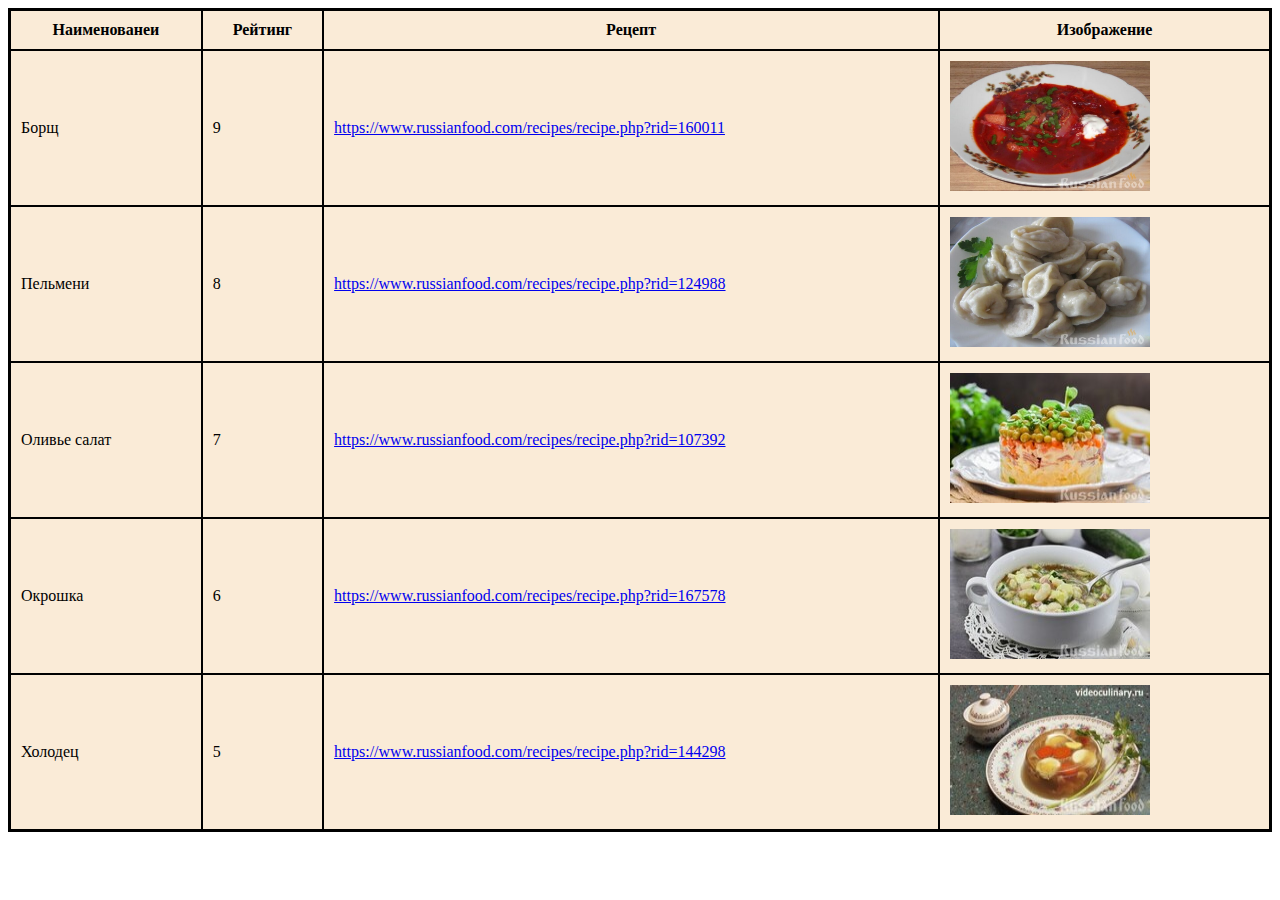
<file: VD01DZ.html>
<!DOCTYPE html>
<html lang="en">
<head>
    <meta charset="UTF-8">
    <title>Title</title>
</head>
<body>
<table bgcolor="#faebd7" align="center" border="2" bordercolor="black" cellpadding="10" cellspacing="0" width="100%">
    <tr>
        <th>Наименованеи</th>
        <th>Рейтинг</th>
        <th>Рецепт</th>
        <th>Изображение</th>
    </tr>
        <td>Борщ</td>
        <td>9</td>
        <td><a href="https://www.russianfood.com/recipes/recipe.php?rid=160011">https://www.russianfood.com/recipes/recipe.php?rid=160011</a></td>
        <td><img src="image/Борщ.jpg" width="200" height="130"></td>
    </tr>
        <td>Пельмени</td>
        <td>8</td>
        <td><a href="https://www.russianfood.com/recipes/recipe.php?rid=124988">https://www.russianfood.com/recipes/recipe.php?rid=124988</a></td>
        <td><img src="image/Пельмени.jpg" width="200" height="130"></td>
    </tr>
        <td>Оливье салат</td>
        <td>7</td>
        <td><a href="https://www.russianfood.com/recipes/recipe.php?rid=107392">https://www.russianfood.com/recipes/recipe.php?rid=107392</a></td>
        <td><img src="image/Оливье.jpg" width="200" height="130"></td>
    </tr>
        <td>Окрошка</td>
        <td>6</td>
        <td><a href="https://www.russianfood.com/recipes/recipe.php?rid=167578">https://www.russianfood.com/recipes/recipe.php?rid=167578</a></td>
        <td><img src="image/Окрошка.jpg" width="200" height="130"></td>
    </tr>
        <td>Холодец</td>
        <td>5</td>
        <td><a href="https://www.russianfood.com/recipes/recipe.php?rid=144298">https://www.russianfood.com/recipes/recipe.php?rid=144298</a></td>
        <td><img src="image/Холодец.jpg" width="200" height="130"></td>
    </tr>
</table>

</body>
</html>
</file>
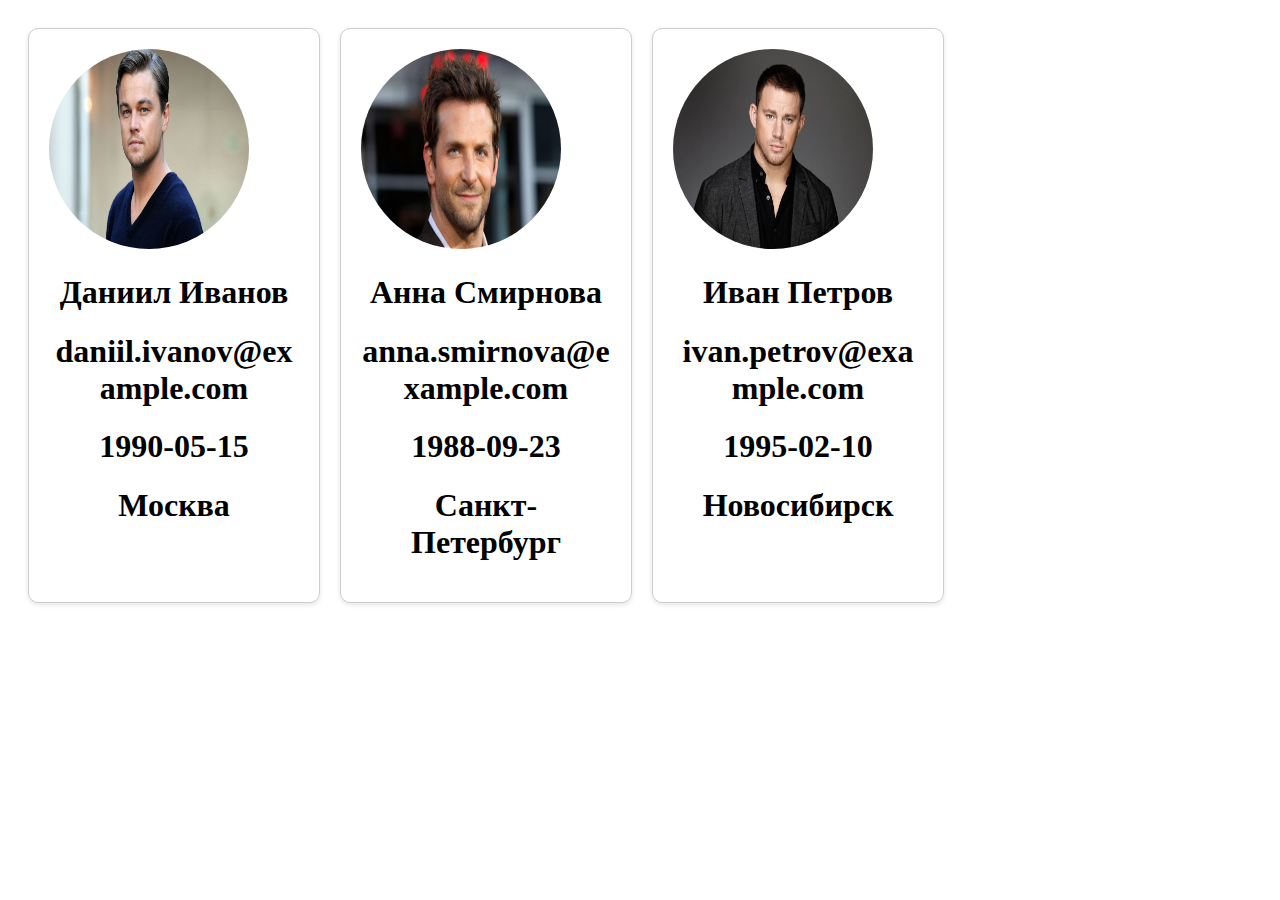
<file: VD02_DZ.html>
<!DOCTYPE html>
<html lang="en">
<head>
    <meta charset="UTF-8">
    <title>Title</title>
    <link rel="stylesheet" href="VD02_main.css">
</head>
<body>
<div class="card">
     <div class = "image">
        <img src="image/person1.jpg" width="200" height="200">
    </div>
    <div class = "name">
        <h1>Даниил Иванов</h1>
    </div>
    <div class = "email">
        <h1>daniil.ivanov@example.com</h1>
    </div>
    <div class = "dob">
        <h1>1990-05-15</h1>
    </div>
    <div class = "city">
        <h1>Москва</h1>
    </div>
</div>
<div class="card">
    <div class = "image">
        <img src="image/person2.jpg" width="200" height="200">
    </div>
    <div class = "name">
        <h1>Анна Смирнова</h1>
    </div>
    <div class = "email">
        <h1>anna.smirnova@example.com</h1>
    </div>
    <div class = "dob">
        <h1>1988-09-23</h1>
    </div>
    <div class = "city">
        <h1>Санкт-Петербург</h1>
    </div>
</div>
<div class="card">
    <div class = "image">
        <img src="image/person3.jpg" width="200" height="200">
    </div>
    <div class = "name">
        <h1>Иван Петров</h1>
    </div>
    <div class = "email">
        <h1>ivan.petrov@example.com</h1>
    </div>
    <div class = "dob">
        <h1>1995-02-10</h1>
    </div>
    <div class = "city">
        <h1>Новосибирск</h1>
    </div>
</div>



</body>
</html>


<!--users = [-->
<!--    {-->
<!--        "name": "Даниил Иванов",-->
<!--        "email": "daniil.ivanov@example.com",-->
<!--        "dob": "1990-05-15",-->
<!--        "city": "Москва",-->
<!--        "image": "https://example.com/daniil.jpg"-->
<!--    },-->
<!--    {-->
<!--        "name": "Анна Смирнова",-->
<!--        "email": "anna.smirnova@example.com",-->
<!--        "dob": "1988-09-23",-->
<!--        "city": "Санкт-Петербург",-->
<!--        "image": "https://example.com/anna.jpg"-->
<!--    },-->
<!--    {-->
<!--        "name": "Иван Петров",-->
<!--        "email": "ivan.petrov@example.com",-->
<!--        "dob": "1995-02-10",-->
<!--        "city": "Новосибирск",-->
<!--        "image": "https://example.com/ivan.jpg"-->
<!--    }-->
<!--]-->

<!--# HTML template for user cards-->
<!--html_template = """-->
<!--<!DOCTYPE html>-->
<!--<html>-->
<!--<head>-->
<!--    <title>User Information Cards</title>-->
<!--    <style>-->
<!--        .card-container {{-->
<!--            display: flex;-->
<!--            flex-wrap: wrap;-->
<!--            gap: 20px;-->
<!--        }}-->
<!--        .card {{-->
<!--            border: 1px solid #ccc;-->
<!--            border-radius: 10px;-->
<!--            padding: 20px;-->
<!--            width: 200px;-->
<!--            box-shadow: 2px 2px 8px rgba(0,0,0,0.1);-->
<!--            transition: transform 0.2s, box-shadow 0.2s;-->
<!--        }}-->
<!--        .card:hover {{-->
<!--            transform: scale(1.05);-->
<!--            box-shadow: 2px 2px 12px rgba(0,0,0,0.3);-->
<!--        }}-->
<!--        .card img {{-->
<!--            border-radius: 50%;-->
<!--            width: 100px;-->
<!--            height: 100px;-->
<!--            object-fit: cover;-->
<!--        }}-->
<!--        .card h3 {{-->
<!--            margin: 10px 0;-->
<!--        }}-->
<!--    </style>-->
<!--</head>-->
<!--<body>-->
<!--    <h2>User Information Cards</h2>-->
<!--    <div class="card-container">-->
<!--        {cards}-->
<!--    </div>-->
<!--</body>-->
<!--</html>-->
<!--"""-->

<!--# Generating cards from users data-->
<!--cards = ""-->
<!--for user in users:-->
<!--    card = f"""-->
<!--        <div class="card">-->
<!--            <img src="{user['image']}" alt="{user['name']}">-->
<!--            <h3>{user['name']}</h3>-->
<!--            <p>Email: {user['email']}</p>-->
<!--            <p>Date of Birth: {user['dob']}</p>-->
<!--            <p>City: {user['city']}</p>-->
<!--        </div>-->
<!--    """-->
<!--    cards += card-->

<!--# Complete HTML-->
<!--html_content = html_template.format(cards=cards)-->

<!--# Saving the HTML content to a file-->
<!--file_path = '/mnt/data/user_cards.html'-->
<!--with open(file_path, 'w') as file:-->
<!--    file.write(html_content)-->

<!--file_path-->
</file>
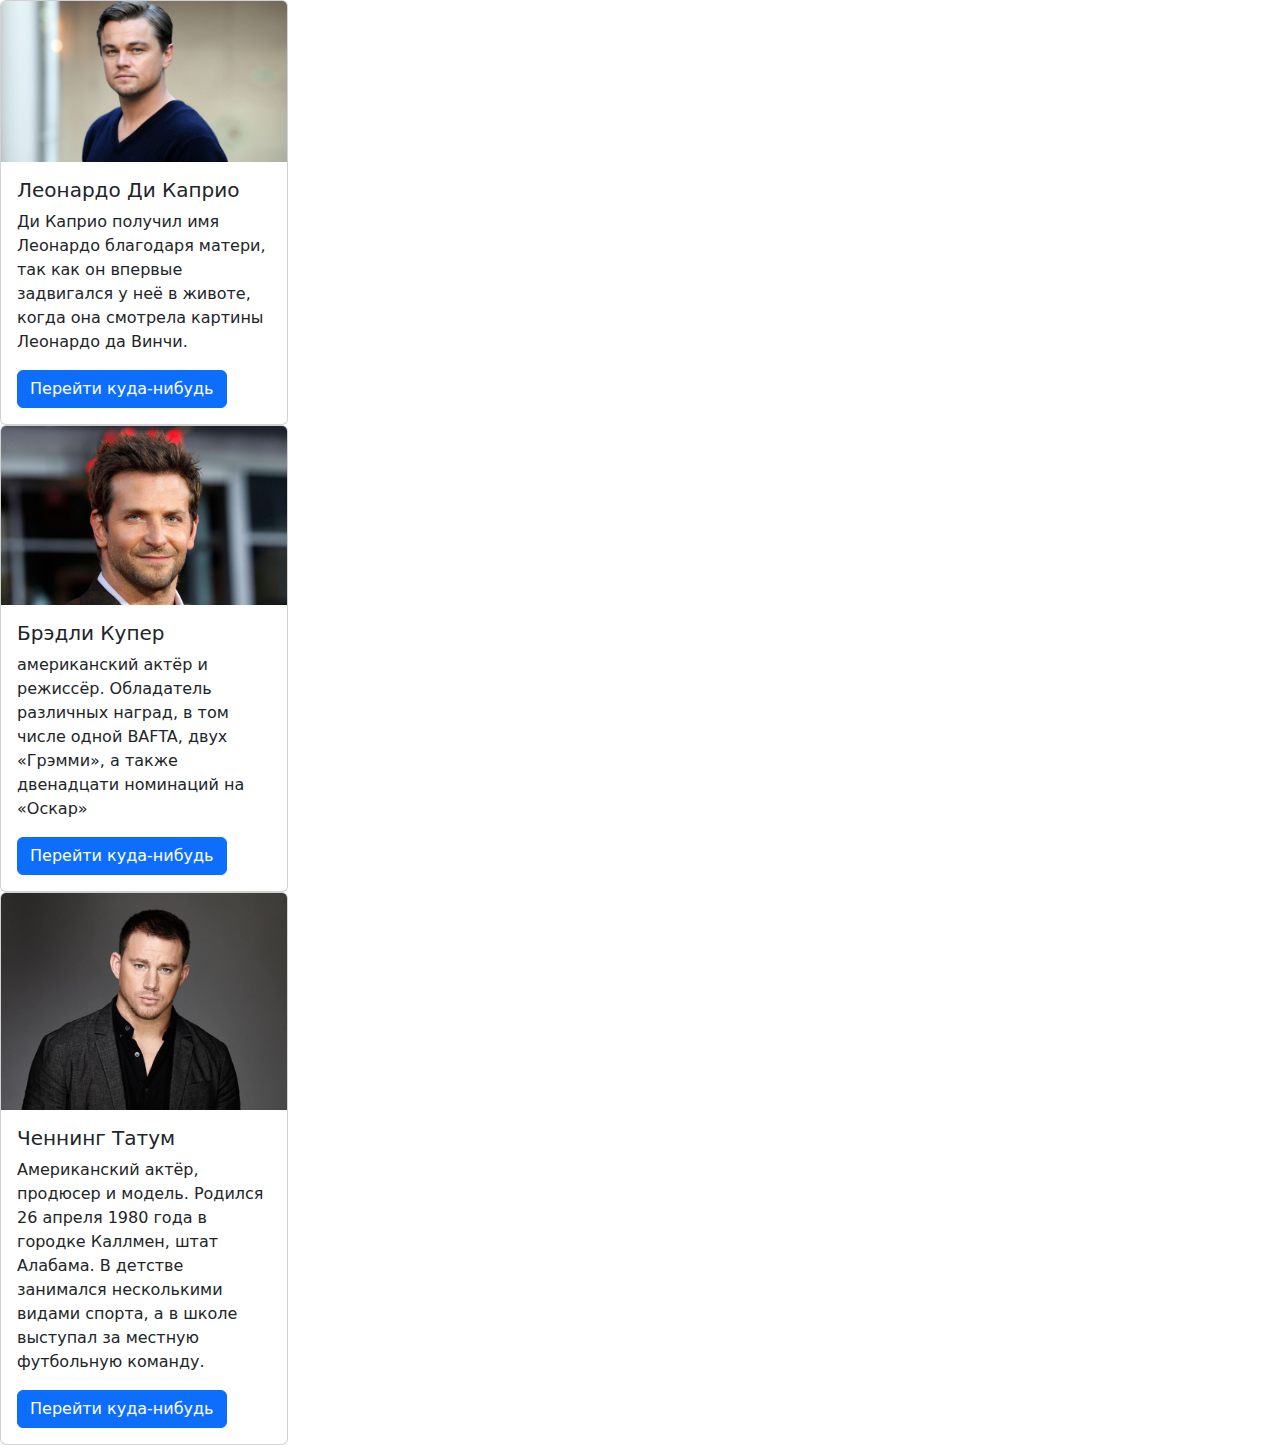
<file: VD03.html>
<!DOCTYPE html>
<html lang="en">
<head>
    <meta charset="UTF-8">
    <title>Title</title>
    <link href="https://cdn.jsdelivr.net/npm/bootstrap@5.3.3/dist/css/bootstrap.min.css" rel="stylesheet" integrity="sha384-QWTKZyjpPEjISv5WaRU9OFeRpok6YctnYmDr5pNlyT2bRjXh0JMhjY6hW+ALEwIH" crossorigin="anonymous">
</head>
<body>
  <div class="card" style="width: 18rem;">
    <img src="image/person1.jpg" class="card-img-top" alt="...">
    <div class="card-body">
        <h5 class="card-title">Леонардо Ди Каприо</h5>
        <p class="card-text">Ди Каприо получил имя Леонардо благодаря матери, так как он впервые задвигался у неё в животе, когда она смотрела картины Леонардо да Винчи.</p>
        <a href="#" class="btn btn-primary">Перейти куда-нибудь</a>
    </div>
  </div>
  <div class="card" style="width: 18rem;">
    <img src="image/person2.jpg" class="card-img-top" alt="...">
    <div class="card-body">
        <h5 class="card-title">Брэдли Купер</h5>
        <p class="card-text">американский актёр и режиссёр. Обладатель различных наград, в том числе одной BAFTA, двух «Грэмми», а также двенадцати номинаций на «Оскар»</p>
        <a href="#" class="btn btn-primary">Перейти куда-нибудь</a>
    </div>
  </div>
  <div class="card" style="width: 18rem;">
    <img src="image/person3.jpg" class="card-img-top" alt="...">
    <div class="card-body">
        <h5 class="card-title">Ченнинг Татум</h5>
        <p class="card-text">Американский актёр, продюсер и модель. Родился 26 апреля 1980 года в городке Каллмен, штат Алабама. В детстве занимался несколькими видами спорта, а в школе выступал за местную футбольную команду.</p>
        <a href="#" class="btn btn-primary">Перейти куда-нибудь</a>
    </div>
  </div>
  </div>



<script src="https://cdn.jsdelivr.net/npm/bootstrap@5.3.3/dist/js/bootstrap.bundle.min.js" integrity="sha384-YvpcrYf0tY3lHB60NNkmXc5s9fDVZLESaAA55NDzOxhy9GkcIdslK1eN7N6jIeHz" crossorigin="anonymous"></script>
</body>
</html>
</file>
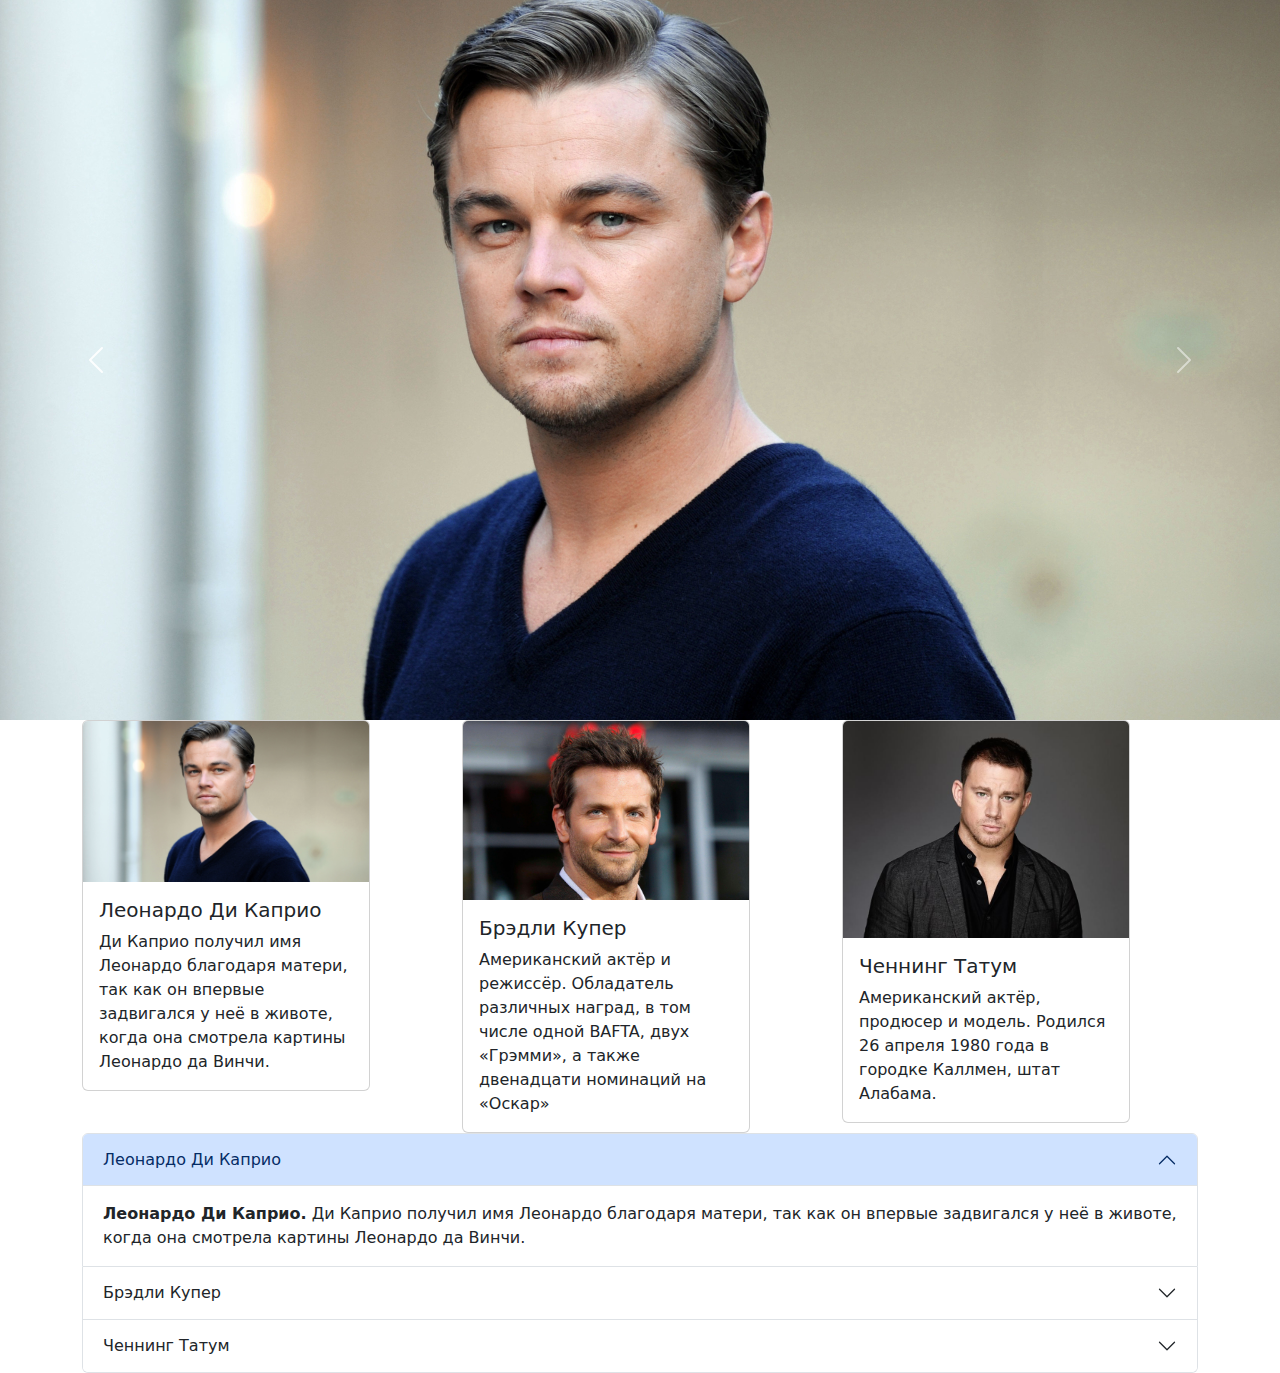
<file: VD03DZ.html>
<!DOCTYPE html>
<html lang="en">
<head>
    <meta charset="UTF-8">
    <title>Title</title>
    <link href="https://cdn.jsdelivr.net/npm/bootstrap@5.3.3/dist/css/bootstrap.min.css" rel="stylesheet" integrity="sha384-QWTKZyjpPEjISv5WaRU9OFeRpok6YctnYmDr5pNlyT2bRjXh0JMhjY6hW+ALEwIH" crossorigin="anonymous">
</head>
<body>
<div id="carouselExampleAutoplaying" class="carousel slide" data-bs-ride="carousel">
  <div class="carousel-inner">
    <div class="carousel-item active">
      <img src="image/person1.jpg" class="d-block w-100" alt="...">
    </div>
    <div class="carousel-item">
      <img src="image/person2.jpg" class="d-block w-100" alt="...">
    </div>
    <div class="carousel-item">
      <img src="image/person3.jpg" class="d-block w-100" alt="...">
    </div>
  </div>
  <button class="carousel-control-prev" type="button" data-bs-target="#carouselExampleAutoplaying" data-bs-slide="prev">
    <span class="carousel-control-prev-icon" aria-hidden="true"></span>
    <span class="visually-hidden">Предыдущий</span>
  </button>
  <button class="carousel-control-next" type="button" data-bs-target="#carouselExampleAutoplaying" data-bs-slide="next">
    <span class="carousel-control-next-icon" aria-hidden="true"></span>
    <span class="visually-hidden">Следующий</span>
  </button>
</div>


<div class="container">
    <div class="row">
        <div class="col-sm-12 col-md-6 col-lg-4">
          <div class="card" style="width: 18rem;">
              <img src="image/person1.jpg" class="card-img-top" alt="...">
              <div class="card-body">
                <h5 class="card-title">Леонардо Ди Каприо</h5>
                <p class="card-text">Ди Каприо получил имя Леонардо благодаря матери, так как он впервые задвигался у неё в животе, когда она смотрела картины Леонардо да Винчи.</p>
              </div>
          </div>
        </div>
      <div class="col-sm-12 col-md-6 col-lg-4">
         <div class="col-sm-12">
          <div class="card" style="width: 18rem;">
              <img src="image/person2.jpg" class="card-img-top" alt="...">
              <div class="card-body">
                <h5 class="card-title">Брэдли Купер</h5>
                <p class="card-text">Американский актёр и режиссёр. Обладатель различных наград, в том числе одной BAFTA, двух «Грэмми», а также двенадцати номинаций на «Оскар»</p>
              </div>
          </div>
        </div>
      </div>
      <div class="col-sm-12 col-md-6 col-lg-4">
        <div class="col-sm-12">
          <div class="card" style="width: 18rem;">
              <img src="image/person3.jpg" class="card-img-top" alt="...">
              <div class="card-body">
                <h5 class="card-title">Ченнинг Татум</h5>
                <p class="card-text">Американский актёр, продюсер и модель. Родился 26 апреля 1980 года в городке Каллмен, штат Алабама.</p>
              </div>
          </div>
      </div>
    </div>
</div>

<div class="accordion" id="accordionExample">
  <div class="accordion-item">
    <h2 class="accordion-header">
      <button class="accordion-button" type="button" data-bs-toggle="collapse" data-bs-target="#collapseOne" aria-expanded="true" aria-controls="collapseOne">
        Леонардо Ди Каприо
      </button>
    </h2>
    <div id="collapseOne" class="accordion-collapse collapse show" data-bs-parent="#accordionExample">
      <div class="accordion-body">
        <strong>Леонардо Ди Каприо.</strong> Ди Каприо получил имя Леонардо благодаря матери, так как он впервые задвигался у неё в животе, когда она смотрела картины Леонардо да Винчи.
      </div>
    </div>
  </div>
  <div class="accordion-item">
    <h2 class="accordion-header">
      <button class="accordion-button collapsed" type="button" data-bs-toggle="collapse" data-bs-target="#collapseTwo" aria-expanded="false" aria-controls="collapseTwo">
        Брэдли Купер
      </button>
    </h2>
    <div id="collapseTwo" class="accordion-collapse collapse" data-bs-parent="#accordionExample">
      <div class="accordion-body">
        <strong>Брэдли Купер</strong> Американский актёр и режиссёр. Обладатель различных наград, в том числе одной BAFTA, двух «Грэмми», а также двенадцати номинаций на «Оскар»
      </div>
    </div>
  </div>
  <div class="accordion-item">
    <h2 class="accordion-header">
      <button class="accordion-button collapsed" type="button" data-bs-toggle="collapse" data-bs-target="#collapseThree" aria-expanded="false" aria-controls="collapseThree">
        Ченнинг Татум
      </button>
    </h2>
    <div id="collapseThree" class="accordion-collapse collapse" data-bs-parent="#accordionExample">
      <div class="accordion-body">
        <strong>Ченнинг Татум</strong> Американский актёр, продюсер и модель. Родился 26 апреля 1980 года в городке Каллмен, штат Алабама. В детстве занимался несколькими видами спорта, а в школе выступал за местную футбольную команду.
      </div>
    </div>
  </div>
</div>

<script src="https://cdn.jsdelivr.net/npm/bootstrap@5.3.3/dist/js/bootstrap.bundle.min.js" integrity="sha384-YvpcrYf0tY3lHB60NNkmXc5s9fDVZLESaAA55NDzOxhy9GkcIdslK1eN7N6jIeHz" crossorigin="anonymous"></script>
</body>
</html>
</file>
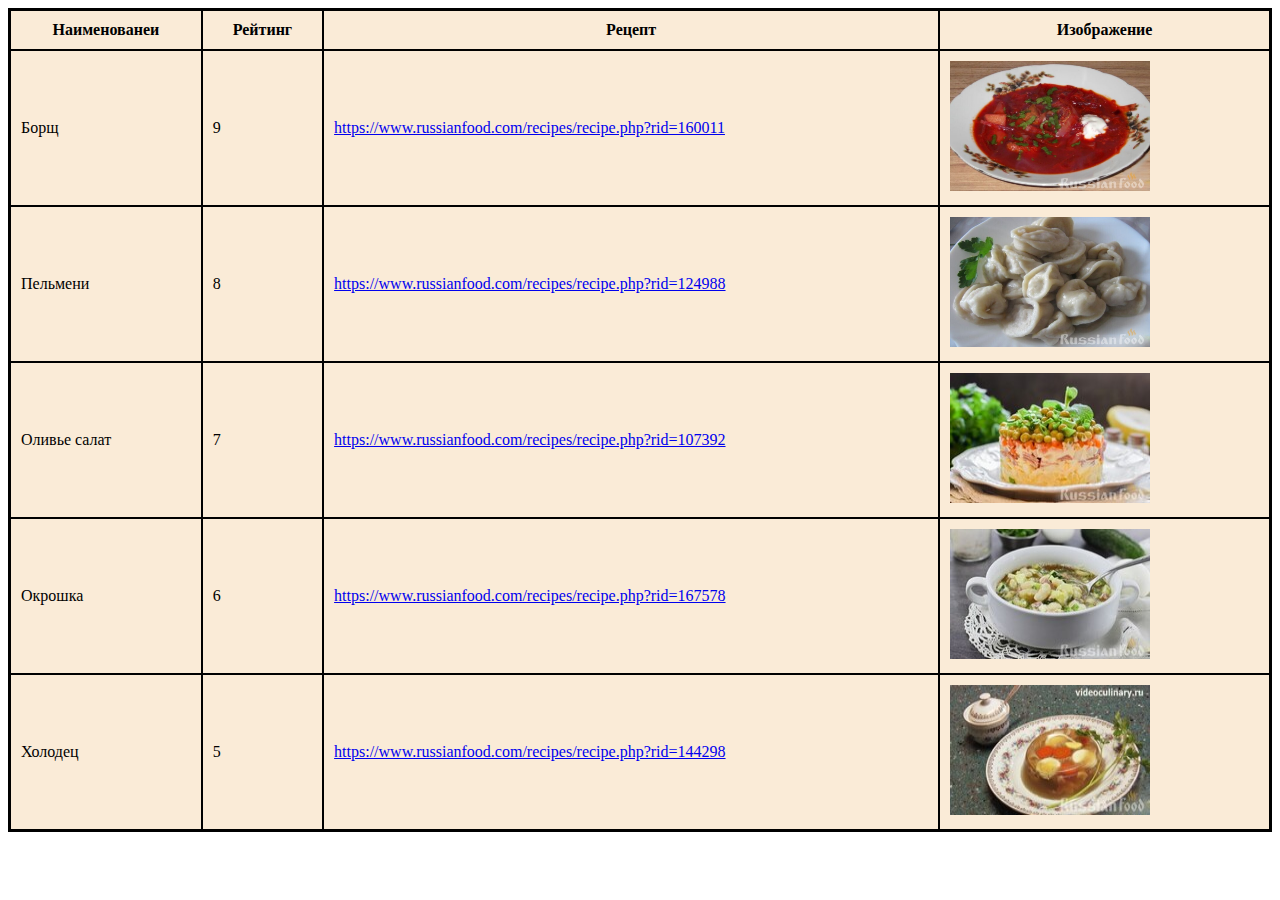
<file: templates/VD01DZ.html>
<!DOCTYPE html>
<html lang="en">
<head>
    <meta charset="UTF-8">
    <title>Title</title>
</head>
<body>
<table bgcolor="#faebd7" align="center" border="2" bordercolor="black" cellpadding="10" cellspacing="0" width="100%">
    <tr>
        <th>Наименованеи</th>
        <th>Рейтинг</th>
        <th>Рецепт</th>
        <th>Изображение</th>
    </tr>
        <td>Борщ</td>
        <td>9</td>
        <td><a href="https://www.russianfood.com/recipes/recipe.php?rid=160011">https://www.russianfood.com/recipes/recipe.php?rid=160011</a></td>
        <td><img src="../static/image/Борщ.jpg" width="200" height="130"></td>
    </tr>
        <td>Пельмени</td>
        <td>8</td>
        <td><a href="https://www.russianfood.com/recipes/recipe.php?rid=124988">https://www.russianfood.com/recipes/recipe.php?rid=124988</a></td>
        <td><img src="../static/image/Пельмени.jpg" width="200" height="130"></td>
    </tr>
        <td>Оливье салат</td>
        <td>7</td>
        <td><a href="https://www.russianfood.com/recipes/recipe.php?rid=107392">https://www.russianfood.com/recipes/recipe.php?rid=107392</a></td>
        <td><img src="../static/image/Оливье.jpg" width="200" height="130"></td>
    </tr>
        <td>Окрошка</td>
        <td>6</td>
        <td><a href="https://www.russianfood.com/recipes/recipe.php?rid=167578">https://www.russianfood.com/recipes/recipe.php?rid=167578</a></td>
        <td><img src="../static/image/Окрошка.jpg" width="200" height="130"></td>
    </tr>
        <td>Холодец</td>
        <td>5</td>
        <td><a href="https://www.russianfood.com/recipes/recipe.php?rid=144298">https://www.russianfood.com/recipes/recipe.php?rid=144298</a></td>
        <td><img src="../static/image/Холодец.jpg" width="200" height="130"></td>
    </tr>
</table>

</body>
</html>
</file>
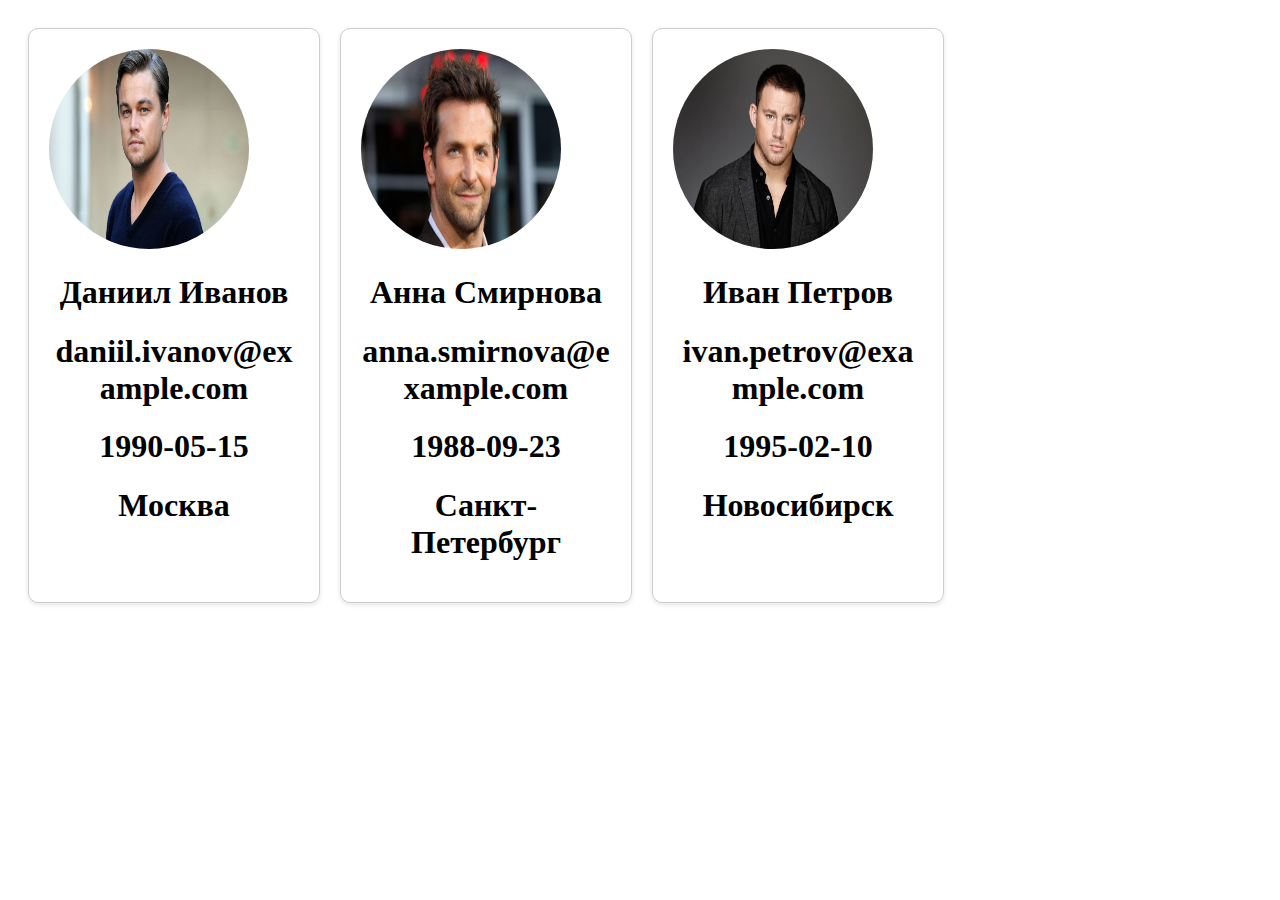
<file: templates/VD02_DZ.html>
<!DOCTYPE html>
<html lang="en">
<head>
    <meta charset="UTF-8">
    <title>Title</title>
    <link rel="stylesheet" href="../static/css/VD02_main.css">
</head>
<body>
<div class="card">
     <div class = "image">
        <img src="../static/image/person1.jpg" width="200" height="200">
    </div>
    <div class = "name">
        <h1>Даниил Иванов</h1>
    </div>
    <div class = "email">
        <h1>daniil.ivanov@example.com</h1>
    </div>
    <div class = "dob">
        <h1>1990-05-15</h1>
    </div>
    <div class = "city">
        <h1>Москва</h1>
    </div>
</div>
<div class="card">
    <div class = "image">
        <img src="../static/image/person2.jpg" width="200" height="200">
    </div>
    <div class = "name">
        <h1>Анна Смирнова</h1>
    </div>
    <div class = "email">
        <h1>anna.smirnova@example.com</h1>
    </div>
    <div class = "dob">
        <h1>1988-09-23</h1>
    </div>
    <div class = "city">
        <h1>Санкт-Петербург</h1>
    </div>
</div>
<div class="card">
    <div class = "image">
        <img src="../static/image/person3.jpg" width="200" height="200">
    </div>
    <div class = "name">
        <h1>Иван Петров</h1>
    </div>
    <div class = "email">
        <h1>ivan.petrov@example.com</h1>
    </div>
    <div class = "dob">
        <h1>1995-02-10</h1>
    </div>
    <div class = "city">
        <h1>Новосибирск</h1>
    </div>
</div>



</body>
</html>


<!--users = [-->
<!--    {-->
<!--        "name": "Даниил Иванов",-->
<!--        "email": "daniil.ivanov@example.com",-->
<!--        "dob": "1990-05-15",-->
<!--        "city": "Москва",-->
<!--        "image": "https://example.com/daniil.jpg"-->
<!--    },-->
<!--    {-->
<!--        "name": "Анна Смирнова",-->
<!--        "email": "anna.smirnova@example.com",-->
<!--        "dob": "1988-09-23",-->
<!--        "city": "Санкт-Петербург",-->
<!--        "image": "https://example.com/anna.jpg"-->
<!--    },-->
<!--    {-->
<!--        "name": "Иван Петров",-->
<!--        "email": "ivan.petrov@example.com",-->
<!--        "dob": "1995-02-10",-->
<!--        "city": "Новосибирск",-->
<!--        "image": "https://example.com/ivan.jpg"-->
<!--    }-->
<!--]-->

<!--# HTML template for user cards-->
<!--html_template = """-->
<!--<!DOCTYPE html>-->
<!--<html>-->
<!--<head>-->
<!--    <title>User Information Cards</title>-->
<!--    <style>-->
<!--        .card-container {{-->
<!--            display: flex;-->
<!--            flex-wrap: wrap;-->
<!--            gap: 20px;-->
<!--        }}-->
<!--        .card {{-->
<!--            border: 1px solid #ccc;-->
<!--            border-radius: 10px;-->
<!--            padding: 20px;-->
<!--            width: 200px;-->
<!--            box-shadow: 2px 2px 8px rgba(0,0,0,0.1);-->
<!--            transition: transform 0.2s, box-shadow 0.2s;-->
<!--        }}-->
<!--        .card:hover {{-->
<!--            transform: scale(1.05);-->
<!--            box-shadow: 2px 2px 12px rgba(0,0,0,0.3);-->
<!--        }}-->
<!--        .card img {{-->
<!--            border-radius: 50%;-->
<!--            width: 100px;-->
<!--            height: 100px;-->
<!--            object-fit: cover;-->
<!--        }}-->
<!--        .card h3 {{-->
<!--            margin: 10px 0;-->
<!--        }}-->
<!--    </style>-->
<!--</head>-->
<!--<body>-->
<!--    <h2>User Information Cards</h2>-->
<!--    <div class="card-container">-->
<!--        {cards}-->
<!--    </div>-->
<!--</body>-->
<!--</html>-->
<!--"""-->

<!--# Generating cards from users data-->
<!--cards = ""-->
<!--for user in users:-->
<!--    card = f"""-->
<!--        <div class="card">-->
<!--            <img src="{user['image']}" alt="{user['name']}">-->
<!--            <h3>{user['name']}</h3>-->
<!--            <p>Email: {user['email']}</p>-->
<!--            <p>Date of Birth: {user['dob']}</p>-->
<!--            <p>City: {user['city']}</p>-->
<!--        </div>-->
<!--    """-->
<!--    cards += card-->

<!--# Complete HTML-->
<!--html_content = html_template.format(cards=cards)-->

<!--# Saving the HTML content to a file-->
<!--file_path = '/mnt/data/user_cards.html'-->
<!--with open(file_path, 'w') as file:-->
<!--    file.write(html_content)-->

<!--file_path-->
</file>
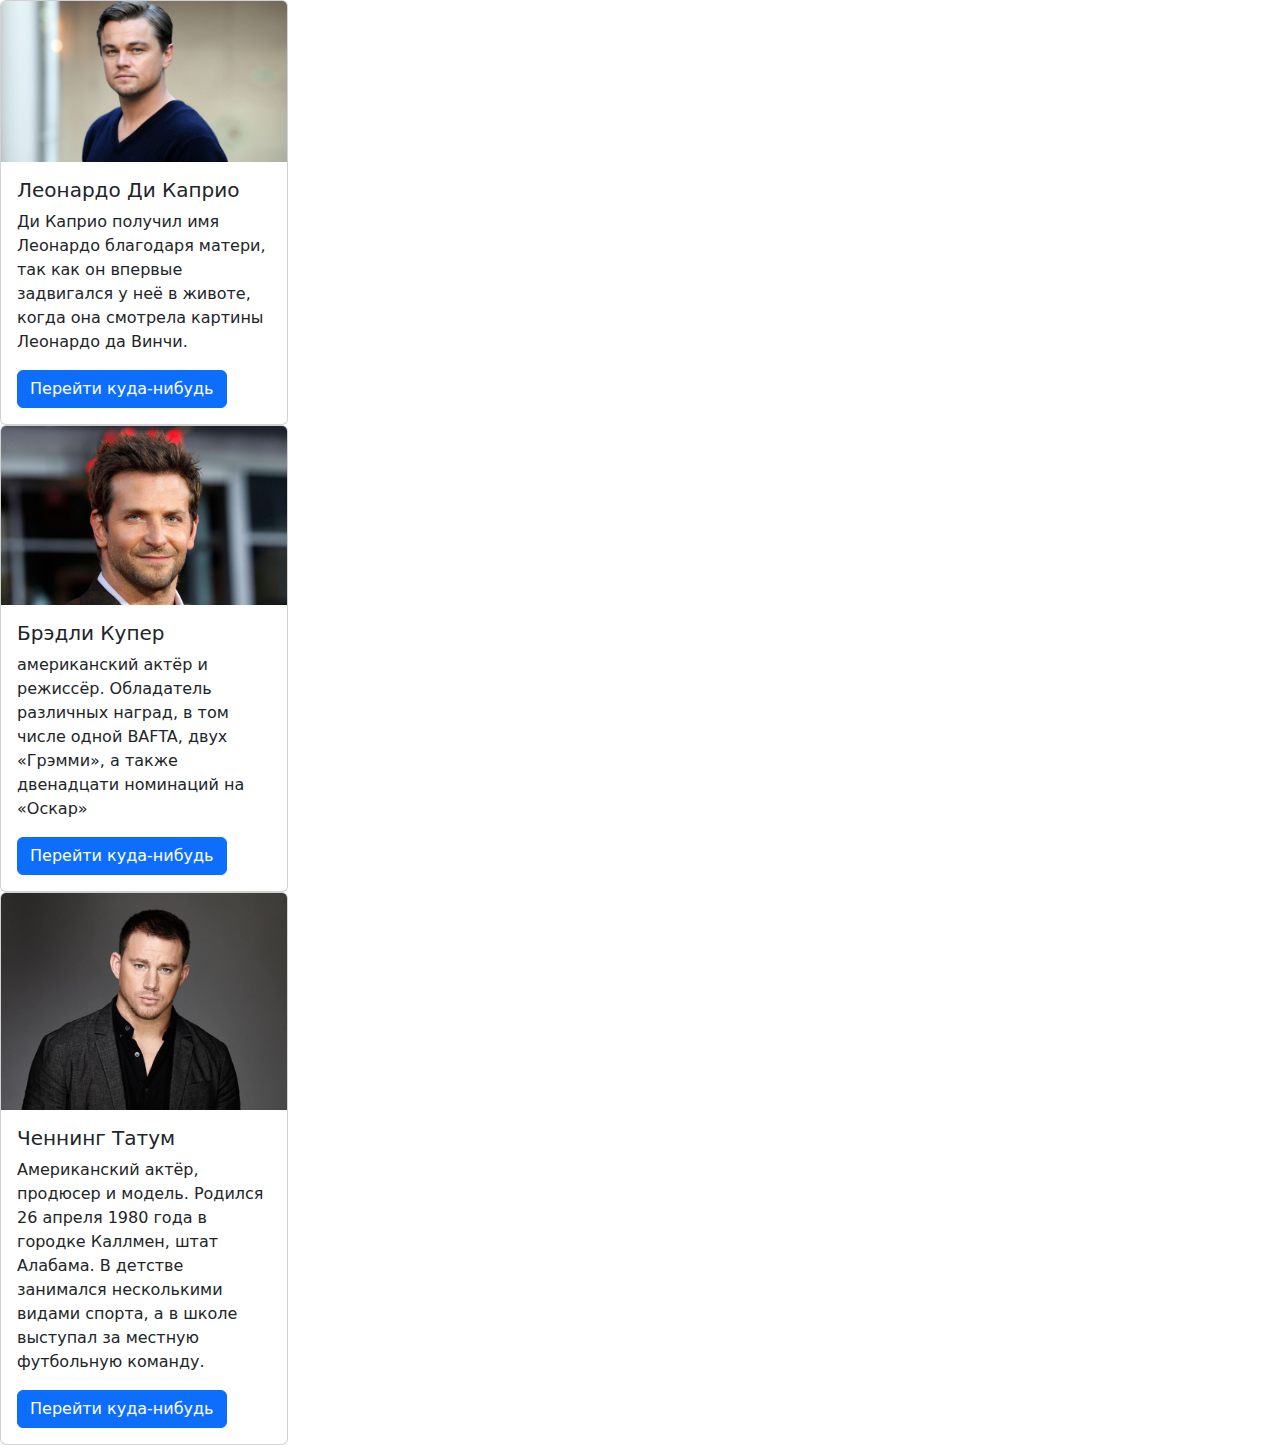
<file: templates/VD03.html>
<!DOCTYPE html>
<html lang="en">
<head>
    <meta charset="UTF-8">
    <title>Title</title>
    <link href="https://cdn.jsdelivr.net/npm/bootstrap@5.3.3/dist/css/bootstrap.min.css" rel="stylesheet" integrity="sha384-QWTKZyjpPEjISv5WaRU9OFeRpok6YctnYmDr5pNlyT2bRjXh0JMhjY6hW+ALEwIH" crossorigin="anonymous">
</head>
<body>
  <div class="card" style="width: 18rem;">
    <img src="../static/image/person1.jpg" class="card-img-top" alt="...">
    <div class="card-body">
        <h5 class="card-title">Леонардо Ди Каприо</h5>
        <p class="card-text">Ди Каприо получил имя Леонардо благодаря матери, так как он впервые задвигался у неё в животе, когда она смотрела картины Леонардо да Винчи.</p>
        <a href="#" class="btn btn-primary">Перейти куда-нибудь</a>
    </div>
  </div>
  <div class="card" style="width: 18rem;">
    <img src="../static/image/person2.jpg" class="card-img-top" alt="...">
    <div class="card-body">
        <h5 class="card-title">Брэдли Купер</h5>
        <p class="card-text">американский актёр и режиссёр. Обладатель различных наград, в том числе одной BAFTA, двух «Грэмми», а также двенадцати номинаций на «Оскар»</p>
        <a href="#" class="btn btn-primary">Перейти куда-нибудь</a>
    </div>
  </div>
  <div class="card" style="width: 18rem;">
    <img src="../static/image/person3.jpg" class="card-img-top" alt="...">
    <div class="card-body">
        <h5 class="card-title">Ченнинг Татум</h5>
        <p class="card-text">Американский актёр, продюсер и модель. Родился 26 апреля 1980 года в городке Каллмен, штат Алабама. В детстве занимался несколькими видами спорта, а в школе выступал за местную футбольную команду.</p>
        <a href="#" class="btn btn-primary">Перейти куда-нибудь</a>
    </div>
  </div>
  </div>



<script src="https://cdn.jsdelivr.net/npm/bootstrap@5.3.3/dist/js/bootstrap.bundle.min.js" integrity="sha384-YvpcrYf0tY3lHB60NNkmXc5s9fDVZLESaAA55NDzOxhy9GkcIdslK1eN7N6jIeHz" crossorigin="anonymous"></script>
</body>
</html>
</file>
<file: VD02_main.css>
body {
            display: flex;
            flex-wrap: wrap;
            gap: 20px;
            padding: 20px;
        }

        .card {
            border: 1px solid #ccc;
            border-radius: 10px;
            padding: 20px;
            width: 250px;
            box-shadow: 0 2px 5px rgba(0,0,0,0.1);
            transition: transform 0.2s, box-shadow 0.2s;
        }

        .card:hover {
            transform: scale(1.05);
            box-shadow: 0 4px 15px rgba(0,0,0,0.3);
        }

        .image img {
            border-radius: 50%;
            width: 200px;
            height: 200px;
        }

        .name, .email, .dob, .city {
            margin-top: 10px;
            text-align: center;
        }

        .email h1 {
            word-wrap: break-word; /* Or use word-break: break-all; */
        }
</file>
<file: static/css/VD02_main.css>
body {
            display: flex;
            flex-wrap: wrap;
            gap: 20px;
            padding: 20px;
        }

        .card {
            border: 1px solid #ccc;
            border-radius: 10px;
            padding: 20px;
            width: 250px;
            box-shadow: 0 2px 5px rgba(0,0,0,0.1);
            transition: transform 0.2s, box-shadow 0.2s;
        }

        .card:hover {
            transform: scale(1.05);
            box-shadow: 0 4px 15px rgba(0,0,0,0.3);
        }

        .image img {
            border-radius: 50%;
            width: 200px;
            height: 200px;
        }

        .name, .email, .dob, .city {
            margin-top: 10px;
            text-align: center;
        }

        .email h1 {
            word-wrap: break-word; /* Or use word-break: break-all; */
        }
</file>
